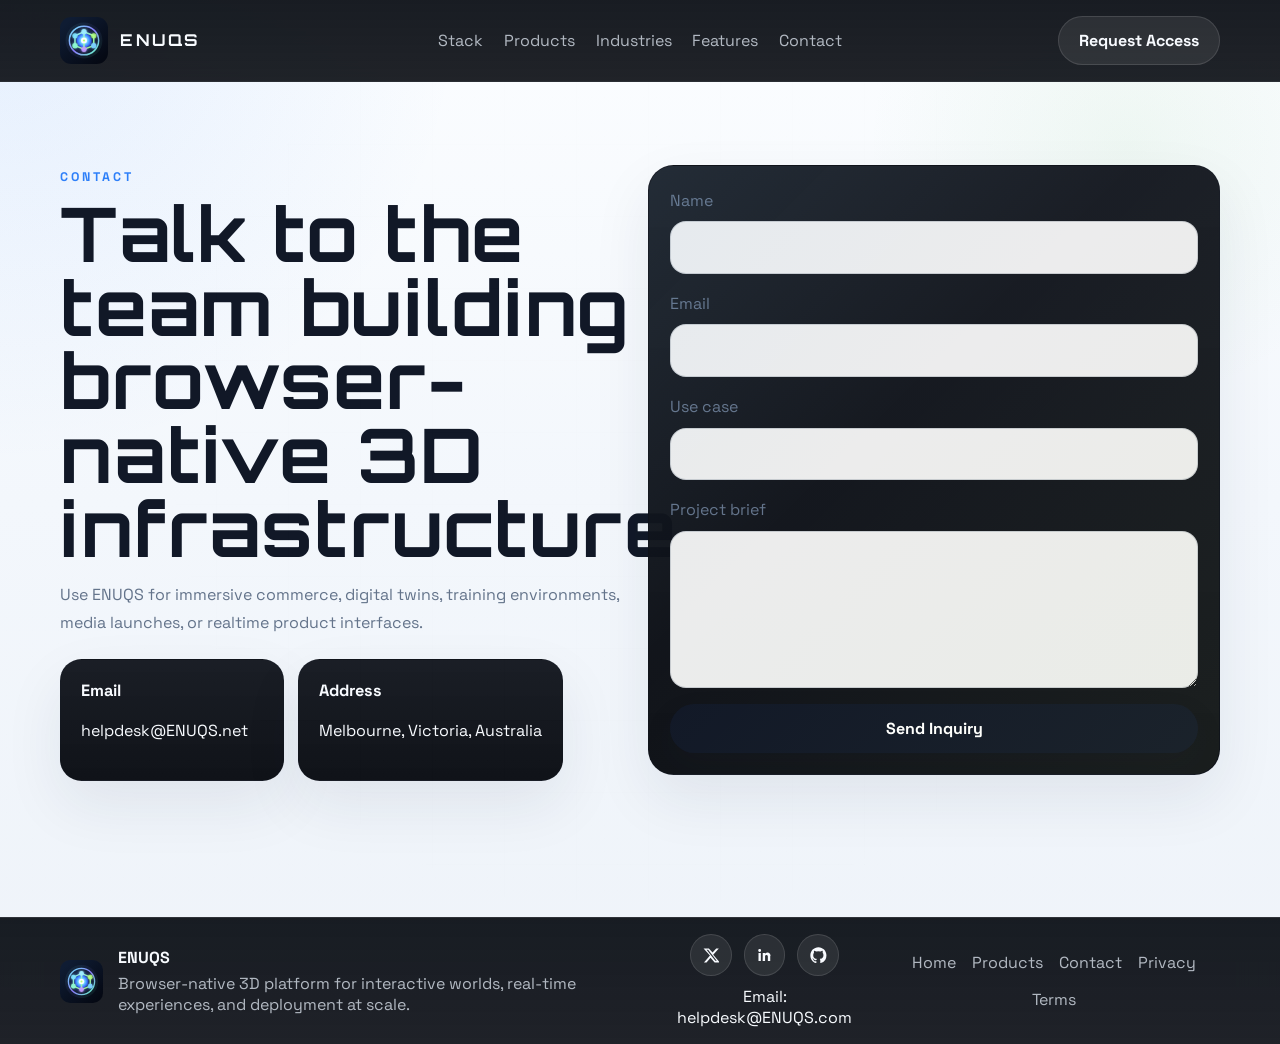
<file: contact.html>
<!DOCTYPE html>
<html lang="en">
<head>
  <meta charset="UTF-8">
  <meta name="viewport" content="width=device-width, initial-scale=1.0">
  <meta name="description" content="Contact ENUQS for platform access, immersive deployment planning, and browser-native 3D product discussions.">
  <title>Contact ENUQS</title>
  <link rel="preconnect" href="https://fonts.googleapis.com">
  <link rel="preconnect" href="https://fonts.gstatic.com" crossorigin>
  <link href="https://fonts.googleapis.com/css2?family=Orbitron:wght@500;700;800&family=Space+Grotesk:wght@400;500;700&display=swap" rel="stylesheet">
  <link rel="icon" href="logo-mark.svg" type="image/svg+xml">
  <link rel="stylesheet" href="style.css">
</head>
<body>
  <div class="site-frame"></div>
  <div class="noise-layer"></div>
  <header class="site-header">
    <div class="shell nav-row">
      <a class="brand-link" href="./index.html" aria-label="ENUQS home">
        <img class="brand-mark" src="logo-mark.svg" alt="ENUQS logo">
        <span class="brand-wordmark">ENUQS</span>
      </a>
      <button class="nav-toggle" type="button" aria-expanded="false" aria-controls="primary-nav">
        <span>Menu</span>
      </button>
      <nav class="main-nav" id="primary-nav" aria-label="Primary navigation">
        <a href="./index.html#stack">Stack</a>
        <a href="./index.html#platform">Products</a>
        <a href="./index.html#industries">Industries</a>
        <a href="./features.html">Features</a>
        <a href="./contact.html">Contact</a>
      </nav>
      <a class="button button-ghost header-cta" href="./contact.html">Request Access</a>
    </div>
  </header>

  <main>
    <section class="page-hero">
      <div class="shell contact-grid">
        <div class="section-head">
          <span class="section-kicker">Contact</span>
          <h1>Talk to the team building browser-native 3D infrastructure.</h1>
          <p>Use ENUQS for immersive commerce, digital twins, training environments, media launches, or realtime product interfaces.</p>
          <div class="contact-cards">
            <article class="mini-card">
              <strong>Email</strong>
              <p><a href="mailto:helpdesk@ENUQS.net">helpdesk@ENUQS.net</a></p>
            </article>
            <article class="mini-card">
              <strong>Address</strong>
              <p>Melbourne, Victoria, Australia</p>
            </article>
          </div>
        </div>
        <form class="contact-form" action="#" method="post">
          <label>
            <span>Name</span>
            <input type="text" name="name" required>
          </label>
          <label>
            <span>Email</span>
            <input type="email" name="email" required>
          </label>
          <label>
            <span>Use case</span>
            <input type="text" name="use-case" required>
          </label>
          <label>
            <span>Project brief</span>
            <textarea name="message" rows="6" required></textarea>
          </label>
          <button class="button button-solid" type="submit">Send Inquiry</button>
        </form>
      </div>
    </section>
  </main>

  <footer class="site-footer">
    <div class="shell footer-grid">
      <div class="footer-brand">
        <img class="brand-mark" src="logo-mark.svg" alt="ENUQS logo">
        <div>
          <strong>ENUQS</strong>
          <p>Browser-native 3D platform for interactive worlds, real-time experiences, and deployment at scale.</p>
        </div>
      </div>
      <div class="footer-contact">
        <div class="footer-social" aria-label="Social media">
          <a href="#" aria-label="X">
            <svg viewBox="0 0 24 24" aria-hidden="true"><path d="M18.901 2H22.58l-8.036 9.185L24 22h-7.406l-5.8-6.572L5.041 22H1.36l8.596-9.826L.8 2h7.594l5.243 5.996L18.901 2Zm-1.297 17.786h2.039L7.29 4.098H5.103l12.5 15.688Z"/></svg>
          </a>
          <a href="#" aria-label="LinkedIn">
            <svg viewBox="0 0 24 24" aria-hidden="true"><path d="M6.94 8.5H3.56V20h3.38V8.5ZM5.25 3A2.03 2.03 0 0 0 3.2 5.03c0 1.11.9 2.02 2.02 2.02h.03a2.02 2.02 0 1 0 0-4.05ZM20.8 13.02c0-3.52-1.88-5.15-4.39-5.15-2.02 0-2.93 1.12-3.43 1.9V8.5H9.6c.04.84 0 11.5 0 11.5h3.38v-6.42c0-.34.03-.68.13-.92.27-.68.89-1.38 1.93-1.38 1.36 0 1.9 1.04 1.9 2.56V20h3.38v-6.98Z"/></svg>
          </a>
          <a href="#" aria-label="GitHub">
            <svg viewBox="0 0 24 24" aria-hidden="true"><path d="M12 .5C5.65.5.5 5.65.5 12c0 5.08 3.29 9.39 7.86 10.9.57.1.78-.25.78-.55 0-.27-.01-1.16-.02-2.1-3.2.7-3.87-1.36-3.87-1.36-.52-1.33-1.28-1.68-1.28-1.68-1.04-.72.08-.7.08-.7 1.15.08 1.75 1.18 1.75 1.18 1.02 1.75 2.67 1.24 3.32.95.1-.74.4-1.24.72-1.53-2.55-.29-5.24-1.28-5.24-5.68 0-1.25.45-2.27 1.18-3.07-.12-.29-.51-1.46.11-3.04 0 0 .96-.31 3.15 1.17a10.9 10.9 0 0 1 5.74 0c2.18-1.48 3.14-1.17 3.14-1.17.63 1.58.24 2.75.12 3.04.73.8 1.18 1.82 1.18 3.07 0 4.41-2.69 5.39-5.26 5.67.41.36.78 1.06.78 2.14 0 1.54-.01 2.78-.01 3.16 0 .3.2.66.79.55A11.52 11.52 0 0 0 23.5 12C23.5 5.65 18.35.5 12 .5Z"/></svg>
          </a>
        </div>
        <p><span>Email:</span> <a href="mailto:helpdesk@ENUQS.com">helpdesk@ENUQS.com</a></p>
        
      </div>
      <div class="footer-links">
        <a href="./index.html">Home</a>
        <a href="./index.html#platform">Products</a>
        <a href="./contact.html">Contact</a>
        <a href="./privacy.html">Privacy</a>
        <a href="./terms.html">Terms</a>
      </div>
    </div>
  </footer>

  <script src="script.js"></script>
</body>
</html>
</file>
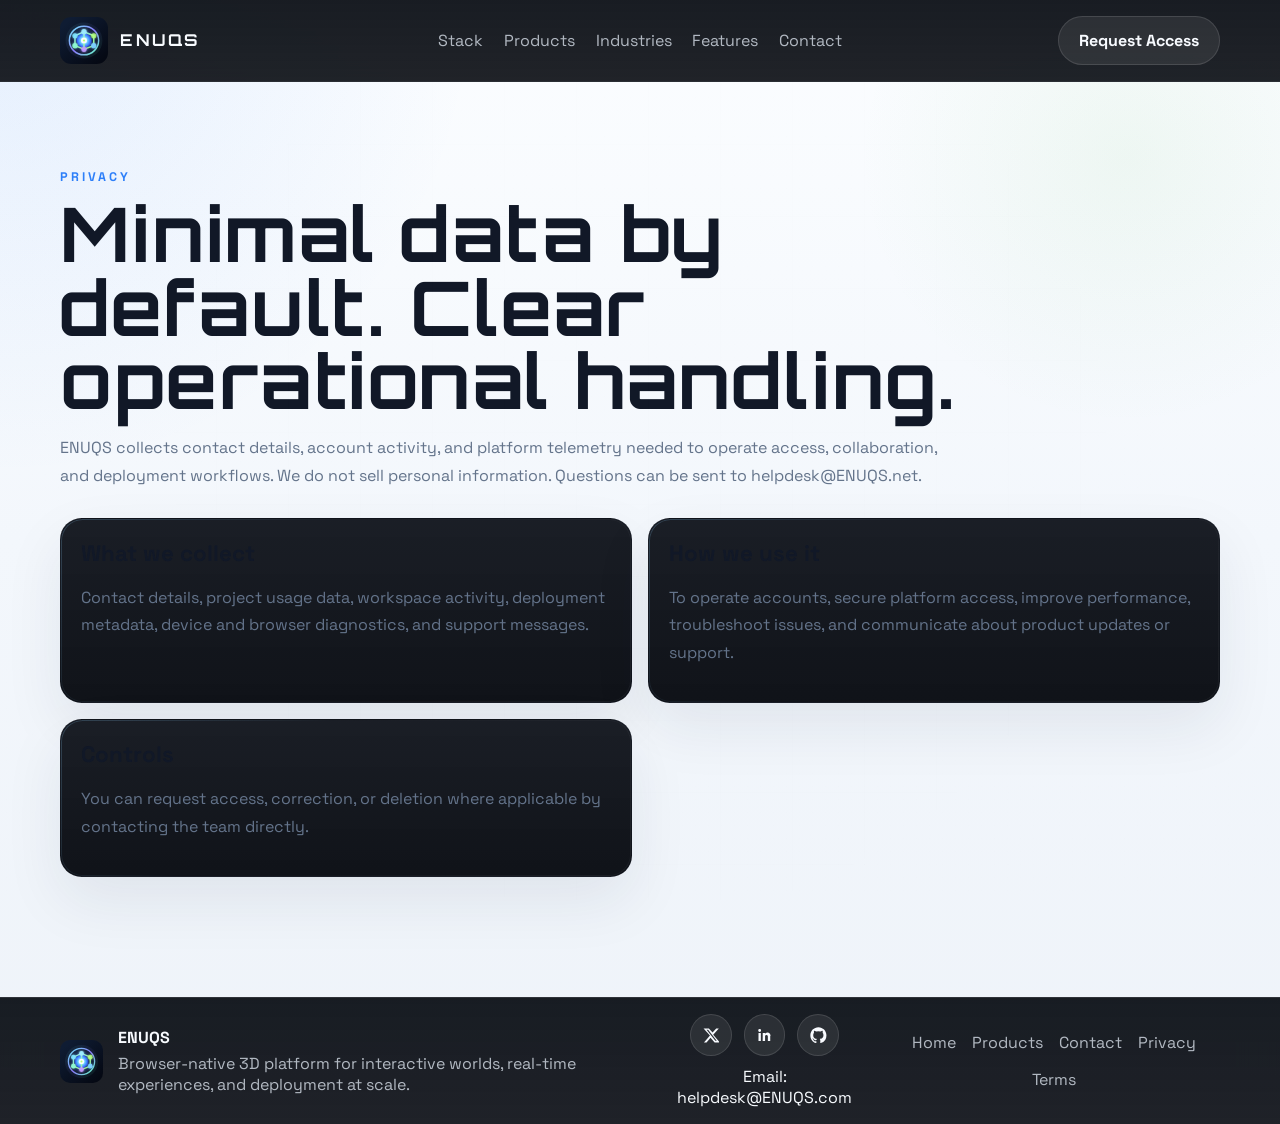
<file: privacy.html>
<!DOCTYPE html>
<html lang="en">
<head>
  <meta charset="UTF-8">
  <meta name="viewport" content="width=device-width, initial-scale=1.0">
  <meta name="description" content="Privacy information for ENUQS.">
  <title>ENUQS Privacy</title>
  <link rel="preconnect" href="https://fonts.googleapis.com">
  <link rel="preconnect" href="https://fonts.gstatic.com" crossorigin>
  <link href="https://fonts.googleapis.com/css2?family=Orbitron:wght@500;700;800&family=Space+Grotesk:wght@400;500;700&display=swap" rel="stylesheet">
  <link rel="icon" href="logo-mark.svg" type="image/svg+xml">
  <link rel="stylesheet" href="style.css">
</head>
<body>
  <div class="site-frame"></div>
  <div class="noise-layer"></div>
  <header class="site-header">
    <div class="shell nav-row">
      <a class="brand-link" href="./index.html" aria-label="ENUQS home">
        <img class="brand-mark" src="logo-mark.svg" alt="ENUQS logo">
        <span class="brand-wordmark">ENUQS</span>
      </a>
      <button class="nav-toggle" type="button" aria-expanded="false" aria-controls="primary-nav">
        <span>Menu</span>
      </button>
      <nav class="main-nav" id="primary-nav" aria-label="Primary navigation">
        <a href="./index.html#stack">Stack</a>
        <a href="./index.html#platform">Products</a>
        <a href="./index.html#industries">Industries</a>
        <a href="./features.html">Features</a>
        <a href="./contact.html">Contact</a>
      </nav>
      <a class="button button-ghost header-cta" href="./contact.html">Request Access</a>
    </div>
  </header>

  <main>
    <section class="page-hero legal-shell">
      <div class="shell">
        <div class="section-head">
          <span class="section-kicker">Privacy</span>
          <h1>Minimal data by default. Clear operational handling.</h1>
          <p>ENUQS collects contact details, account activity, and platform telemetry needed to operate access, collaboration, and deployment workflows. We do not sell personal information. Questions can be sent to <a href="mailto:helpdesk@ENUQS.net">helpdesk@ENUQS.net</a>.</p>
        </div>
        <div class="legal-grid">
          <article class="module-panel">
            <h2>What we collect</h2>
            <p>Contact details, project usage data, workspace activity, deployment metadata, device and browser diagnostics, and support messages.</p>
          </article>
          <article class="module-panel">
            <h2>How we use it</h2>
            <p>To operate accounts, secure platform access, improve performance, troubleshoot issues, and communicate about product updates or support.</p>
          </article>
          <article class="module-panel">
            <h2>Controls</h2>
            <p>You can request access, correction, or deletion where applicable by contacting the team directly.</p>
          </article>
        </div>
      </div>
    </section>
  </main>

  <footer class="site-footer">
    <div class="shell footer-grid">
      <div class="footer-brand">
        <img class="brand-mark" src="logo-mark.svg" alt="ENUQS logo">
        <div>
          <strong>ENUQS</strong>
          <p>Browser-native 3D platform for interactive worlds, real-time experiences, and deployment at scale.</p>
        </div>
      </div>
      <div class="footer-contact">
        <div class="footer-social" aria-label="Social media">
          <a href="#" aria-label="X">
            <svg viewBox="0 0 24 24" aria-hidden="true"><path d="M18.901 2H22.58l-8.036 9.185L24 22h-7.406l-5.8-6.572L5.041 22H1.36l8.596-9.826L.8 2h7.594l5.243 5.996L18.901 2Zm-1.297 17.786h2.039L7.29 4.098H5.103l12.5 15.688Z"/></svg>
          </a>
          <a href="#" aria-label="LinkedIn">
            <svg viewBox="0 0 24 24" aria-hidden="true"><path d="M6.94 8.5H3.56V20h3.38V8.5ZM5.25 3A2.03 2.03 0 0 0 3.2 5.03c0 1.11.9 2.02 2.02 2.02h.03a2.02 2.02 0 1 0 0-4.05ZM20.8 13.02c0-3.52-1.88-5.15-4.39-5.15-2.02 0-2.93 1.12-3.43 1.9V8.5H9.6c.04.84 0 11.5 0 11.5h3.38v-6.42c0-.34.03-.68.13-.92.27-.68.89-1.38 1.93-1.38 1.36 0 1.9 1.04 1.9 2.56V20h3.38v-6.98Z"/></svg>
          </a>
          <a href="#" aria-label="GitHub">
            <svg viewBox="0 0 24 24" aria-hidden="true"><path d="M12 .5C5.65.5.5 5.65.5 12c0 5.08 3.29 9.39 7.86 10.9.57.1.78-.25.78-.55 0-.27-.01-1.16-.02-2.1-3.2.7-3.87-1.36-3.87-1.36-.52-1.33-1.28-1.68-1.28-1.68-1.04-.72.08-.7.08-.7 1.15.08 1.75 1.18 1.75 1.18 1.02 1.75 2.67 1.24 3.32.95.1-.74.4-1.24.72-1.53-2.55-.29-5.24-1.28-5.24-5.68 0-1.25.45-2.27 1.18-3.07-.12-.29-.51-1.46.11-3.04 0 0 .96-.31 3.15 1.17a10.9 10.9 0 0 1 5.74 0c2.18-1.48 3.14-1.17 3.14-1.17.63 1.58.24 2.75.12 3.04.73.8 1.18 1.82 1.18 3.07 0 4.41-2.69 5.39-5.26 5.67.41.36.78 1.06.78 2.14 0 1.54-.01 2.78-.01 3.16 0 .3.2.66.79.55A11.52 11.52 0 0 0 23.5 12C23.5 5.65 18.35.5 12 .5Z"/></svg>
          </a>
        </div>
        <p><span>Email:</span> <a href="mailto:helpdesk@ENUQS.com">helpdesk@ENUQS.com</a></p>
        
      </div>
      <div class="footer-links">
        <a href="./index.html">Home</a>
        <a href="./index.html#platform">Products</a>
        <a href="./contact.html">Contact</a>
        <a href="./privacy.html">Privacy</a>
        <a href="./terms.html">Terms</a>
      </div>
    </div>
  </footer>

  <script src="script.js"></script>
</body>
</html>
</file>
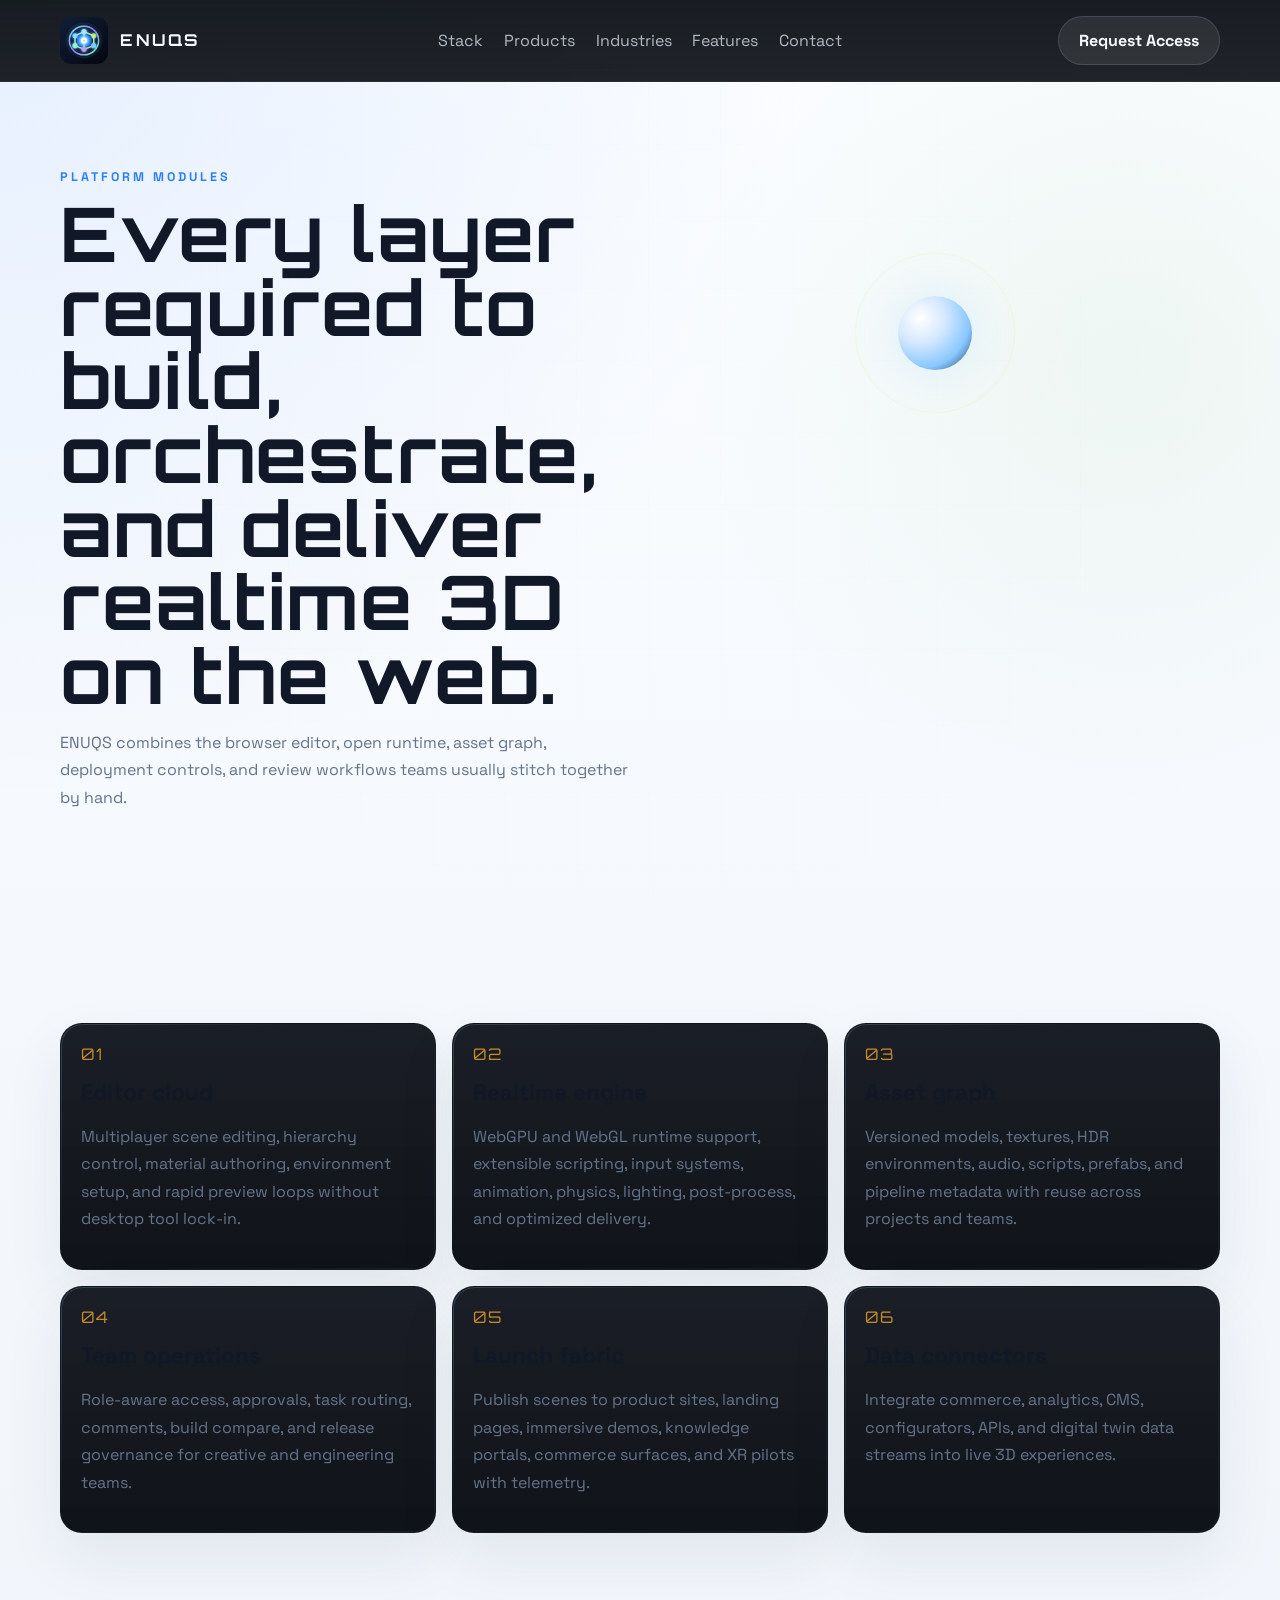
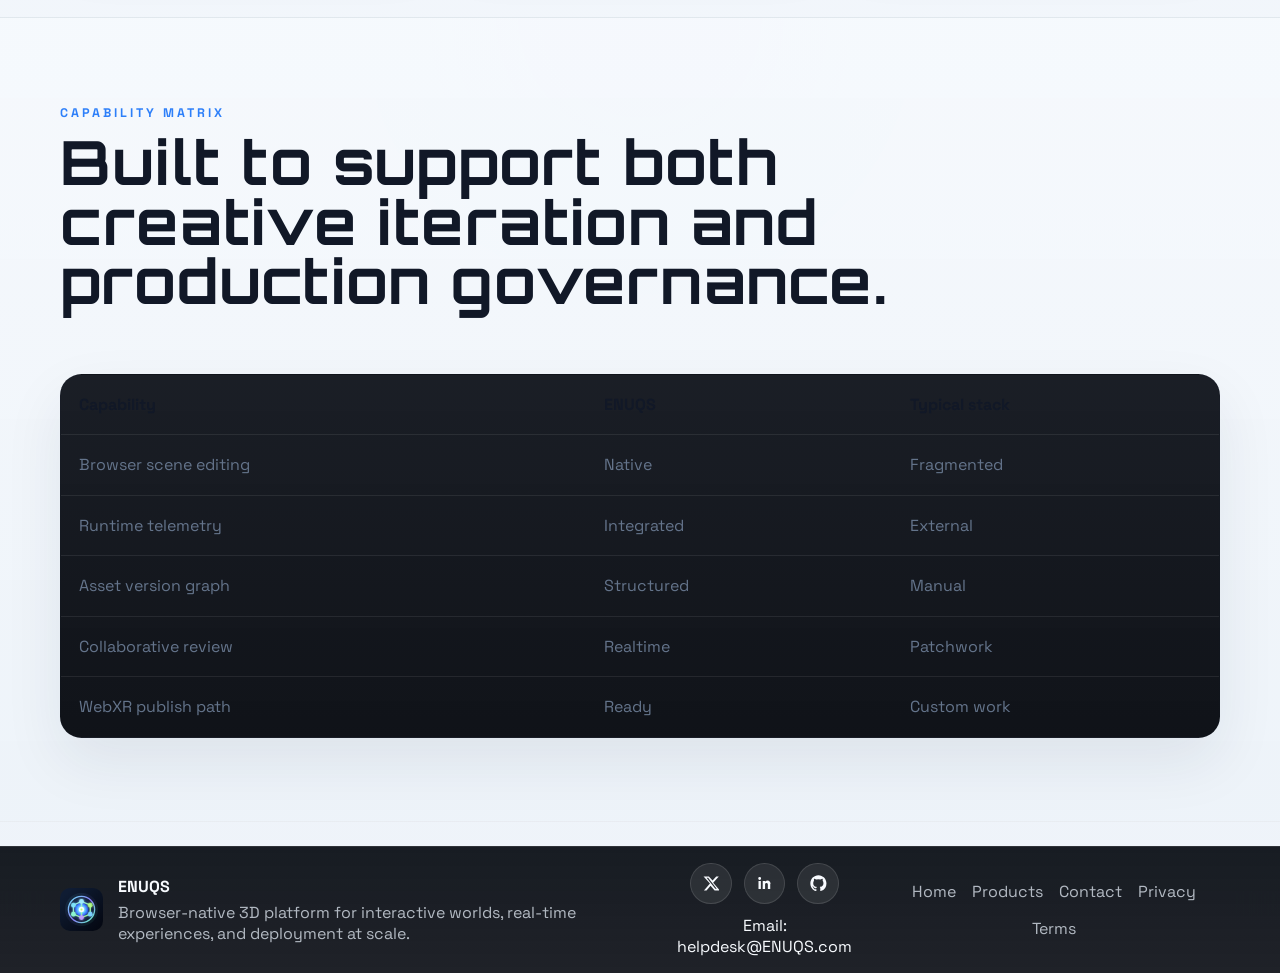
<file: products.html>
<!DOCTYPE html>
<html lang="en">
<head>
  <meta charset="UTF-8">
  <meta name="viewport" content="width=device-width, initial-scale=1.0">
  <meta name="description" content="Explore the ENUQS platform: editor, runtime, asset graph, collaboration workflows, and launch infrastructure for browser-native 3D.">
  <title>ENUQS Platform</title>
  <link rel="preconnect" href="https://fonts.googleapis.com">
  <link rel="preconnect" href="https://fonts.gstatic.com" crossorigin>
  <link href="https://fonts.googleapis.com/css2?family=Orbitron:wght@500;700;800&family=Space+Grotesk:wght@400;500;700&display=swap" rel="stylesheet">
  <link rel="icon" href="logo-mark.svg" type="image/svg+xml">
  <link rel="stylesheet" href="style.css">
</head>
<body>
  <div class="site-frame"></div>
  <div class="noise-layer"></div>
  <header class="site-header">
    <div class="shell nav-row">
      <a class="brand-link" href="./index.html" aria-label="ENUQS home">
        <img class="brand-mark" src="logo-mark.svg" alt="ENUQS logo">
        <span class="brand-wordmark">ENUQS</span>
      </a>
      <button class="nav-toggle" type="button" aria-expanded="false" aria-controls="primary-nav">
        <span>Menu</span>
      </button>
      <nav class="main-nav" id="primary-nav" aria-label="Primary navigation">
        <a href="./index.html#stack">Stack</a>
        <a href="./index.html#platform">Products</a>
        <a href="./index.html#industries">Industries</a>
        <a href="./features.html">Features</a>
        <a href="./contact.html">Contact</a>
      </nav>
      <a class="button button-ghost header-cta" href="./contact.html">Request Access</a>
    </div>
  </header>

  <main>
    <section class="page-hero">
      <div class="shell page-hero-grid">
        <div class="section-head">
          <span class="section-kicker">Platform modules</span>
          <h1>Every layer required to build, orchestrate, and deliver realtime 3D on the web.</h1>
          <p>ENUQS combines the browser editor, open runtime, asset graph, deployment controls, and review workflows teams usually stitch together by hand.</p>
        </div>
        <div class="page-orbital">
          <div class="orbital-core"></div>
          <div class="orbital-ring"></div>
          <div class="orbital-ring orbital-ring-two"></div>
        </div>
      </div>
    </section>

    <section class="section-shell">
      <div class="shell platform-grid">
        <article class="module-panel">
          <span class="feature-index">01</span>
          <h2>Editor cloud</h2>
          <p>Multiplayer scene editing, hierarchy control, material authoring, environment setup, and rapid preview loops without desktop tool lock-in.</p>
        </article>
        <article class="module-panel">
          <span class="feature-index">02</span>
          <h2>Realtime engine</h2>
          <p>WebGPU and WebGL runtime support, extensible scripting, input systems, animation, physics, lighting, post-process, and optimized delivery.</p>
        </article>
        <article class="module-panel">
          <span class="feature-index">03</span>
          <h2>Asset graph</h2>
          <p>Versioned models, textures, HDR environments, audio, scripts, prefabs, and pipeline metadata with reuse across projects and teams.</p>
        </article>
        <article class="module-panel">
          <span class="feature-index">04</span>
          <h2>Team operations</h2>
          <p>Role-aware access, approvals, task routing, comments, build compare, and release governance for creative and engineering teams.</p>
        </article>
        <article class="module-panel">
          <span class="feature-index">05</span>
          <h2>Launch fabric</h2>
          <p>Publish scenes to product sites, landing pages, immersive demos, knowledge portals, commerce surfaces, and XR pilots with telemetry.</p>
        </article>
        <article class="module-panel">
          <span class="feature-index">06</span>
          <h2>Data connectors</h2>
          <p>Integrate commerce, analytics, CMS, configurators, APIs, and digital twin data streams into live 3D experiences.</p>
        </article>
      </div>
    </section>

    <section class="section-dark">
      <div class="shell matrix-grid">
        <div class="section-head section-head-light">
          <span class="section-kicker">Capability matrix</span>
          <h2>Built to support both creative iteration and production governance.</h2>
        </div>
        <div class="matrix-table">
          <div class="matrix-row matrix-head">
            <span>Capability</span>
            <span>ENUQS</span>
            <span>Typical stack</span>
          </div>
          <div class="matrix-row">
            <span>Browser scene editing</span>
            <span>Native</span>
            <span>Fragmented</span>
          </div>
          <div class="matrix-row">
            <span>Runtime telemetry</span>
            <span>Integrated</span>
            <span>External</span>
          </div>
          <div class="matrix-row">
            <span>Asset version graph</span>
            <span>Structured</span>
            <span>Manual</span>
          </div>
          <div class="matrix-row">
            <span>Collaborative review</span>
            <span>Realtime</span>
            <span>Patchwork</span>
          </div>
          <div class="matrix-row">
            <span>WebXR publish path</span>
            <span>Ready</span>
            <span>Custom work</span>
          </div>
        </div>
      </div>
    </section>
  </main>

  <footer class="site-footer">
    <div class="shell footer-grid">
      <div class="footer-brand">
        <img class="brand-mark" src="logo-mark.svg" alt="ENUQS logo">
        <div>
          <strong>ENUQS</strong>
          <p>Browser-native 3D platform for interactive worlds, real-time experiences, and deployment at scale.</p>
        </div>
      </div>
      <div class="footer-contact">
        <div class="footer-social" aria-label="Social media">
          <a href="#" aria-label="X">
            <svg viewBox="0 0 24 24" aria-hidden="true"><path d="M18.901 2H22.58l-8.036 9.185L24 22h-7.406l-5.8-6.572L5.041 22H1.36l8.596-9.826L.8 2h7.594l5.243 5.996L18.901 2Zm-1.297 17.786h2.039L7.29 4.098H5.103l12.5 15.688Z"/></svg>
          </a>
          <a href="#" aria-label="LinkedIn">
            <svg viewBox="0 0 24 24" aria-hidden="true"><path d="M6.94 8.5H3.56V20h3.38V8.5ZM5.25 3A2.03 2.03 0 0 0 3.2 5.03c0 1.11.9 2.02 2.02 2.02h.03a2.02 2.02 0 1 0 0-4.05ZM20.8 13.02c0-3.52-1.88-5.15-4.39-5.15-2.02 0-2.93 1.12-3.43 1.9V8.5H9.6c.04.84 0 11.5 0 11.5h3.38v-6.42c0-.34.03-.68.13-.92.27-.68.89-1.38 1.93-1.38 1.36 0 1.9 1.04 1.9 2.56V20h3.38v-6.98Z"/></svg>
          </a>
          <a href="#" aria-label="GitHub">
            <svg viewBox="0 0 24 24" aria-hidden="true"><path d="M12 .5C5.65.5.5 5.65.5 12c0 5.08 3.29 9.39 7.86 10.9.57.1.78-.25.78-.55 0-.27-.01-1.16-.02-2.1-3.2.7-3.87-1.36-3.87-1.36-.52-1.33-1.28-1.68-1.28-1.68-1.04-.72.08-.7.08-.7 1.15.08 1.75 1.18 1.75 1.18 1.02 1.75 2.67 1.24 3.32.95.1-.74.4-1.24.72-1.53-2.55-.29-5.24-1.28-5.24-5.68 0-1.25.45-2.27 1.18-3.07-.12-.29-.51-1.46.11-3.04 0 0 .96-.31 3.15 1.17a10.9 10.9 0 0 1 5.74 0c2.18-1.48 3.14-1.17 3.14-1.17.63 1.58.24 2.75.12 3.04.73.8 1.18 1.82 1.18 3.07 0 4.41-2.69 5.39-5.26 5.67.41.36.78 1.06.78 2.14 0 1.54-.01 2.78-.01 3.16 0 .3.2.66.79.55A11.52 11.52 0 0 0 23.5 12C23.5 5.65 18.35.5 12 .5Z"/></svg>
          </a>
        </div>
        <p><span>Email:</span> <a href="mailto:helpdesk@ENUQS.com">helpdesk@ENUQS.com</a></p>
       
      </div>
      <div class="footer-links">
        <a href="./index.html">Home</a>
        <a href="./index.html#platform">Products</a>
        <a href="./contact.html">Contact</a>
        <a href="./privacy.html">Privacy</a>
        <a href="./terms.html">Terms</a>
      </div>
    </div>
  </footer>

  <script src="script.js"></script>
</body>
</html>
</file>
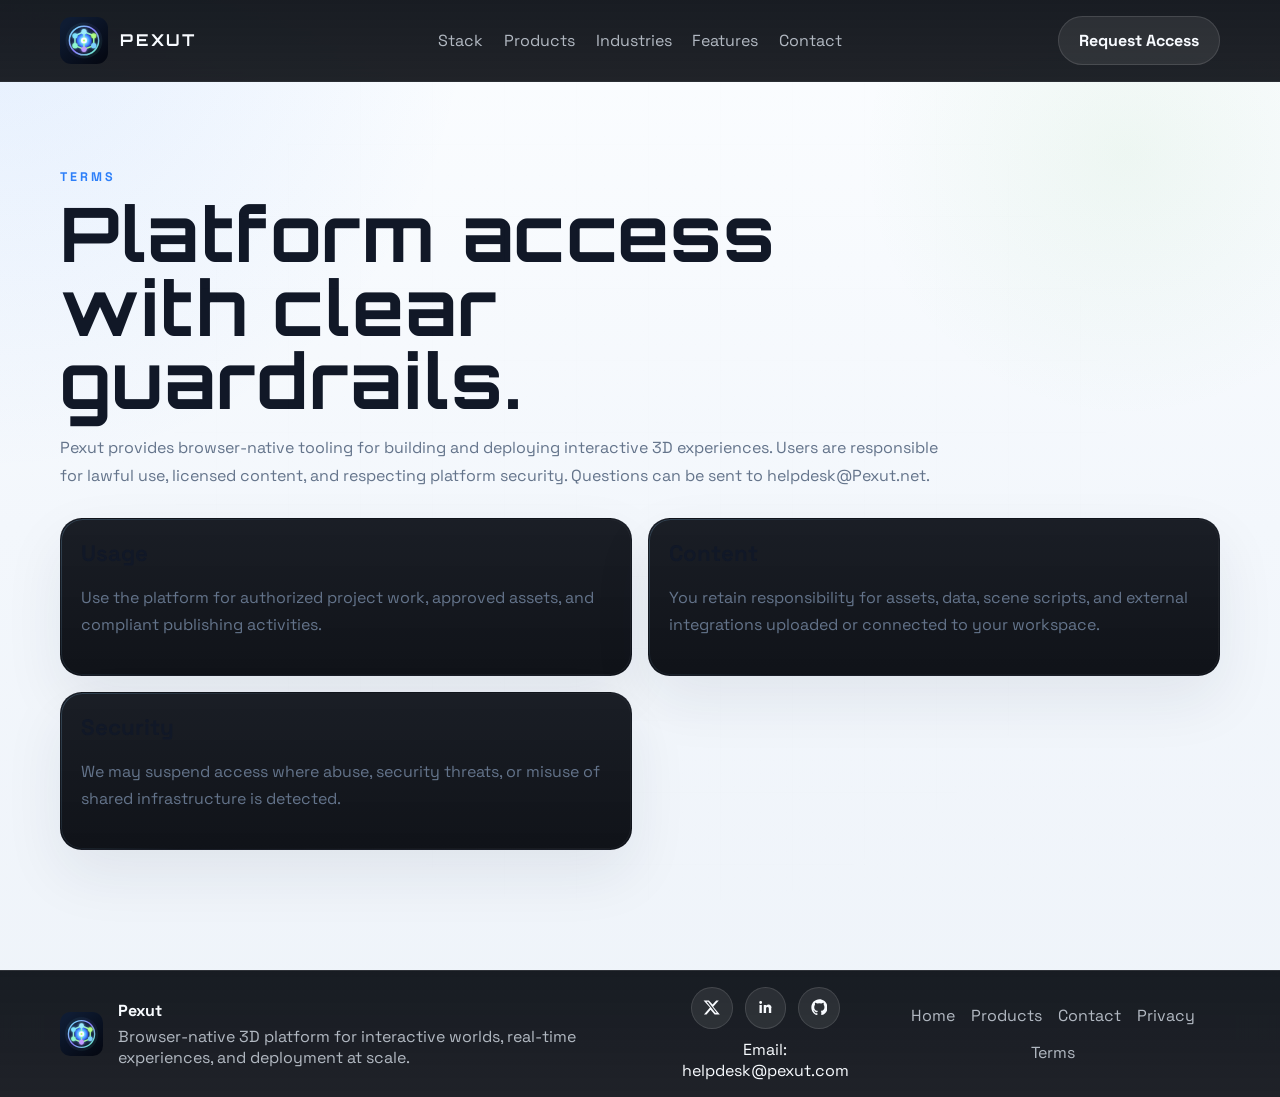
<file: terms.html>
<!DOCTYPE html>
<html lang="en">
<head>
  <meta charset="UTF-8">
  <meta name="viewport" content="width=device-width, initial-scale=1.0">
  <meta name="description" content="Terms for using Pexut.">
  <title>Pexut Terms</title>
  <link rel="preconnect" href="https://fonts.googleapis.com">
  <link rel="preconnect" href="https://fonts.gstatic.com" crossorigin>
  <link href="https://fonts.googleapis.com/css2?family=Orbitron:wght@500;700;800&family=Space+Grotesk:wght@400;500;700&display=swap" rel="stylesheet">
  <link rel="icon" href="logo-mark.svg" type="image/svg+xml">
  <link rel="stylesheet" href="style.css">
</head>
<body>
  <div class="site-frame"></div>
  <div class="noise-layer"></div>
  <header class="site-header">
    <div class="shell nav-row">
      <a class="brand-link" href="./index.html" aria-label="Pexut home">
        <img class="brand-mark" src="logo-mark.svg" alt="Pexut logo">
        <span class="brand-wordmark">Pexut</span>
      </a>
      <button class="nav-toggle" type="button" aria-expanded="false" aria-controls="primary-nav">
        <span>Menu</span>
      </button>
      <nav class="main-nav" id="primary-nav" aria-label="Primary navigation">
        <a href="./index.html#stack">Stack</a>
        <a href="./index.html#platform">Products</a>
        <a href="./index.html#industries">Industries</a>
        <a href="./features.html">Features</a>
        <a href="./contact.html">Contact</a>
      </nav>
      <a class="button button-ghost header-cta" href="./contact.html">Request Access</a>
    </div>
  </header>

  <main>
    <section class="page-hero legal-shell">
      <div class="shell">
        <div class="section-head">
          <span class="section-kicker">Terms</span>
          <h1>Platform access with clear guardrails.</h1>
          <p>Pexut provides browser-native tooling for building and deploying interactive 3D experiences. Users are responsible for lawful use, licensed content, and respecting platform security. Questions can be sent to <a href="mailto:helpdesk@Pexut.net">helpdesk@Pexut.net</a>.</p>
        </div>
        <div class="legal-grid">
          <article class="module-panel">
            <h2>Usage</h2>
            <p>Use the platform for authorized project work, approved assets, and compliant publishing activities.</p>
          </article>
          <article class="module-panel">
            <h2>Content</h2>
            <p>You retain responsibility for assets, data, scene scripts, and external integrations uploaded or connected to your workspace.</p>
          </article>
          <article class="module-panel">
            <h2>Security</h2>
            <p>We may suspend access where abuse, security threats, or misuse of shared infrastructure is detected.</p>
          </article>
        </div>
      </div>
    </section>
  </main>

  <footer class="site-footer">
    <div class="shell footer-grid">
      <div class="footer-brand">
        <img class="brand-mark" src="logo-mark.svg" alt="Pexut logo">
        <div>
          <strong>Pexut</strong>
          <p>Browser-native 3D platform for interactive worlds, real-time experiences, and deployment at scale.</p>
        </div>
      </div>
      <div class="footer-contact">
        <div class="footer-social" aria-label="Social media">
          <a href="#" aria-label="X">
            <svg viewBox="0 0 24 24" aria-hidden="true"><path d="M18.901 2H22.58l-8.036 9.185L24 22h-7.406l-5.8-6.572L5.041 22H1.36l8.596-9.826L.8 2h7.594l5.243 5.996L18.901 2Zm-1.297 17.786h2.039L7.29 4.098H5.103l12.5 15.688Z"/></svg>
          </a>
          <a href="#" aria-label="LinkedIn">
            <svg viewBox="0 0 24 24" aria-hidden="true"><path d="M6.94 8.5H3.56V20h3.38V8.5ZM5.25 3A2.03 2.03 0 0 0 3.2 5.03c0 1.11.9 2.02 2.02 2.02h.03a2.02 2.02 0 1 0 0-4.05ZM20.8 13.02c0-3.52-1.88-5.15-4.39-5.15-2.02 0-2.93 1.12-3.43 1.9V8.5H9.6c.04.84 0 11.5 0 11.5h3.38v-6.42c0-.34.03-.68.13-.92.27-.68.89-1.38 1.93-1.38 1.36 0 1.9 1.04 1.9 2.56V20h3.38v-6.98Z"/></svg>
          </a>
          <a href="#" aria-label="GitHub">
            <svg viewBox="0 0 24 24" aria-hidden="true"><path d="M12 .5C5.65.5.5 5.65.5 12c0 5.08 3.29 9.39 7.86 10.9.57.1.78-.25.78-.55 0-.27-.01-1.16-.02-2.1-3.2.7-3.87-1.36-3.87-1.36-.52-1.33-1.28-1.68-1.28-1.68-1.04-.72.08-.7.08-.7 1.15.08 1.75 1.18 1.75 1.18 1.02 1.75 2.67 1.24 3.32.95.1-.74.4-1.24.72-1.53-2.55-.29-5.24-1.28-5.24-5.68 0-1.25.45-2.27 1.18-3.07-.12-.29-.51-1.46.11-3.04 0 0 .96-.31 3.15 1.17a10.9 10.9 0 0 1 5.74 0c2.18-1.48 3.14-1.17 3.14-1.17.63 1.58.24 2.75.12 3.04.73.8 1.18 1.82 1.18 3.07 0 4.41-2.69 5.39-5.26 5.67.41.36.78 1.06.78 2.14 0 1.54-.01 2.78-.01 3.16 0 .3.2.66.79.55A11.52 11.52 0 0 0 23.5 12C23.5 5.65 18.35.5 12 .5Z"/></svg>
          </a>
        </div>
        <p><span>Email:</span> <a href="mailto:helpdesk@pexut.com">helpdesk@pexut.com</a></p>
        
      </div>
      <div class="footer-links">
        <a href="./index.html">Home</a>
        <a href="./index.html#platform">Products</a>
        <a href="./contact.html">Contact</a>
        <a href="./privacy.html">Privacy</a>
        <a href="./terms.html">Terms</a>
      </div>
    </div>
  </footer>

  <script src="script.js"></script>
</body>
</html>
</file>
<file: style.css>
:root {
  --bg: #f6f8fc;
  --bg-2: #edf2f8;
  --panel: rgba(255, 255, 255, 0.82);
  --panel-2: rgba(255, 255, 255, 0.96);
  --card: rgba(255, 255, 255, 0.7);
  --line: rgba(18, 35, 58, 0.08);
  --line-strong: rgba(18, 35, 58, 0.16);
  --text: #111827;
  --muted: #64748b;
  --soft: #344256;
  --accent: #2d7ff9;
  --accent-2: #6abf69;
  --amber: #c68a2b;
  --shadow: 0 24px 60px rgba(30, 41, 59, 0.08);
  --radius: 1.6rem;
}

*,
*::before,
*::after {
  box-sizing: border-box;
}

html {
  scroll-behavior: smooth;
}

body {
  margin: 0;
  min-height: 100vh;
  background:
    radial-gradient(circle at top left, rgba(45, 127, 249, 0.1), transparent 28%),
    radial-gradient(circle at 88% 14%, rgba(106, 191, 105, 0.08), transparent 18%),
    linear-gradient(180deg, #fbfdff 0%, #f3f7fc 48%, #eef3f9 100%);
  color: var(--text);
  font-family: "Space Grotesk", sans-serif;
}

a {
  color: inherit;
  text-decoration: none;
}

button,
input,
textarea {
  font: inherit;
}

.site-frame,
.noise-layer {
  position: fixed;
  inset: 0;
  pointer-events: none;
}

.site-frame {
  background:
    linear-gradient(rgba(17, 24, 39, 0.03) 1px, transparent 1px),
    linear-gradient(90deg, rgba(17, 24, 39, 0.03) 1px, transparent 1px);
  background-size: 72px 72px;
  opacity: 0.18;
  mask-image: radial-gradient(circle at center, black 45%, transparent 92%);
}

.noise-layer {
  background-image: radial-gradient(rgba(17, 24, 39, 0.05) 0.45px, transparent 0.45px);
  background-size: 13px 13px;
  opacity: 0.08;
}

.shell {
  width: min(1160px, calc(100% - 2rem));
  margin: 0 auto;
}

.site-header {
  position: sticky;
  top: 0;
  z-index: 20;
  backdrop-filter: blur(18px);
  background: linear-gradient(180deg, rgba(10, 14, 21, 0.94), rgba(8, 11, 17, 0.9));
  border-bottom: 1px solid rgba(255, 255, 255, 0.08);
}

.nav-row,
.brand-link,
.main-nav,
.hero-actions,
.hero-pills,
.signal-grid,
.footer-grid,
.footer-links,
.contact-cards {
  display: flex;
  align-items: center;
}

.nav-row {
  display: grid;
  grid-template-columns: 1fr auto 1fr;
  justify-content: initial;
  gap: 1rem;
  padding: 1rem 0;
}

.brand-link {
  gap: 0.8rem;
  justify-self: start;
}

.brand-mark {
  width: 2.97rem;
  height: 2.97rem;
}

.brand-wordmark {
  font-family: "Orbitron", sans-serif;
  font-size: 1.02rem;
  font-weight: 700;
  letter-spacing: 0.14em;
  text-transform: uppercase;
  color: #f8fbff;
}

.main-nav {
  gap: 1.3rem;
  margin: 0;
  justify-self: center;
  justify-content: center;
}

.main-nav a,
.footer-links a,
.contact-cards a {
  color: rgba(220, 228, 238, 0.78);
  transition: color 160ms ease;
}

.main-nav a:hover,
.footer-links a:hover,
.contact-cards a:hover {
  color: #ffffff;
}

.contact-cards .mini-card strong,
.contact-cards .mini-card p,
.contact-cards .mini-card a {
  color: #f8fbff;
}

.contact-cards .mini-card a:hover {
  color: #ffffff;
}

.nav-toggle {
  display: none;
  border: 1px solid var(--line-strong);
  border-radius: 999px;
  padding: 0.72rem 1rem;
  background: rgba(255, 255, 255, 0.08);
  color: #f8fbff;
}

.button {
  display: inline-flex;
  align-items: center;
  justify-content: center;
  min-height: 3rem;
  padding: 0.8rem 1.25rem;
  border-radius: 999px;
  border: 1px solid transparent;
  font-weight: 700;
  transition: transform 160ms ease, border-color 160ms ease, background 160ms ease;
}

.button:hover {
  transform: translateY(-1px);
}

.button-solid {
  background: #111827;
  color: #ffffff;
  box-shadow: 0 12px 28px rgba(17, 24, 39, 0.12);
}

.button-outline,
.button-ghost {
  border-color: var(--line-strong);
  background: rgba(255, 255, 255, 0.64);
  color: var(--text);
}

.button-outline:hover,
.button-ghost:hover {
  border-color: rgba(45, 127, 249, 0.28);
  background: rgba(255, 255, 255, 0.88);
}

.site-header .button-ghost {
  justify-self: end;
  border-color: rgba(255, 255, 255, 0.12);
  background: rgba(255, 255, 255, 0.08);
  color: #f8fbff;
}

.site-header .button-ghost:hover {
  border-color: rgba(255, 255, 255, 0.2);
  background: rgba(255, 255, 255, 0.14);
}

.hero,
.page-hero,
.section-shell,
.section-dark,
.closing-section {
  padding: 5.2rem 0;
}

.hero-grid,
.workflow-grid,
.architecture-grid,
.page-hero-grid,
.contact-grid,
.closing-grid {
  display: grid;
  gap: 1.3rem;
}

.hero-grid {
  grid-template-columns: 1.02fr 1fr;
  align-items: center;
}

.eyebrow,
.section-kicker,
.panel-label {
  display: inline-flex;
  align-items: center;
  gap: 0.45rem;
  color: var(--accent);
  font-size: 0.78rem;
  font-weight: 700;
  letter-spacing: 0.24em;
  text-transform: uppercase;
}

.hero-copy h1,
.page-hero h1,
.section-head h2,
.architecture-copy h2,
.closing-grid h2 {
  margin: 0;
  font-family: "Orbitron", sans-serif;
  font-weight: 700;
  line-height: 0.98;
  letter-spacing: 0.02em;
}

.hero-copy h1 {
  margin-top: 0.8rem;
  font-size: clamp(3rem, 7vw, 6rem);
  max-width: 9.8ch;
}

.page-hero h1 {
  margin-top: 0.7rem;
  font-size: clamp(2.4rem, 6vw, 4.7rem);
}

.hero-dek,
.section-head p,
.architecture-copy p,
.closing-grid p,
.feature-card p,
.industry-card p,
.module-panel p,
.step-card p,
.mini-card p,
.contact-form label span,
.matrix-row,
.legal-grid p,
.console-preview p,
.metric-line span,
.signal-grid p {
  color: var(--muted);
  line-height: 1.72;
}

.hero-actions {
  gap: 0.85rem;
  margin-top: 1.8rem;
}

.hero-pills {
  flex-wrap: wrap;
  gap: 0.7rem;
  margin-top: 1.5rem;
}

.hero-pills span,
.signal-grid article,
.feature-card,
.industry-card,
.step-card,
.module-panel,
.mini-card,
.contact-form,
.matrix-table,
.code-window,
.hero-console {
  border: 1px solid var(--line);
  background: linear-gradient(180deg, rgba(17, 21, 29, 0.96), rgba(11, 14, 20, 0.98));
  box-shadow: var(--shadow);
}

.hero-pills span {
  border-radius: 999px;
  padding: 0.58rem 0.84rem;
  background: rgba(255, 255, 255, 0.03);
  color: var(--soft);
}

.hero-console,
.code-window,
.contact-form,
.matrix-table {
  overflow: hidden;
  border-radius: var(--radius);
}

.hero-console {
  position: relative;
}

.hero-console::before,
.code-window::before,
.contact-form::before {
  content: "";
  position: absolute;
  inset: 0;
  background: linear-gradient(135deg, rgba(142, 210, 255, 0.08), transparent 42%, rgba(216, 241, 123, 0.05) 100%);
  pointer-events: none;
}

.console-topbar {
  position: relative;
  display: flex;
  align-items: center;
  gap: 0.5rem;
  padding: 0.9rem 1rem;
  border-bottom: 1px solid rgba(255, 255, 255, 0.08);
}

.console-topbar p {
  margin: 0 0 0 0.35rem;
  color: var(--muted);
  font-size: 0.92rem;
}

.status-dot {
  width: 0.62rem;
  height: 0.62rem;
  border-radius: 50%;
  background: #9ccaf5;
}

.status-dot-alt {
  background: #d8f17b;
}

.status-dot-dim {
  background: #ffcd6a;
}

.console-grid {
  position: relative;
  display: grid;
  grid-template-columns: 0.9fr 1.1fr;
  gap: 0.9rem;
  padding: 1rem;
}

.console-panel {
  border-radius: 1.1rem;
  border: 1px solid rgba(255, 255, 255, 0.07);
  background: rgba(255, 255, 255, 0.03);
  padding: 1rem;
}

.console-preview {
  grid-row: span 2;
}

.tree-list {
  list-style: none;
  padding: 0;
  margin: 1rem 0 0;
}

.tree-list li {
  padding: 0.48rem 0;
  border-bottom: 1px solid rgba(255, 255, 255, 0.06);
}

.tree-child {
  padding-left: 1rem;
  color: var(--muted);
}

.preview-core,
.page-orbital {
  position: relative;
  display: grid;
  place-items: center;
  overflow: hidden;
}

.preview-core {
  min-height: 17rem;
}

.preview-ring,
.preview-ring-two,
.orbital-ring,
.orbital-ring-two {
  position: absolute;
  border: 1px solid rgba(255, 255, 255, 0.16);
  border-radius: 50%;
}

.preview-ring {
  width: 13rem;
  height: 13rem;
  animation: spin 18s linear infinite;
}

.preview-ring-two {
  width: 8.6rem;
  height: 8.6rem;
  border-color: rgba(142, 210, 255, 0.3);
  animation: spin 10s linear infinite reverse;
}

.preview-sphere,
.orbital-core {
  width: 4.6rem;
  height: 4.6rem;
  border-radius: 50%;
  background:
    radial-gradient(circle at 30% 30%, #ffffff, #d5e8ff 34%, #88c7ff 68%, #1d3653 100%);
  box-shadow: 0 0 44px rgba(142, 210, 255, 0.24);
}

.metric-line + .metric-line {
  margin-top: 1rem;
}

.metric-line strong {
  display: block;
  font-family: "Orbitron", sans-serif;
  font-size: 1.78rem;
  color: var(--text);
}

.signal-band {
  padding: 0 0 0.4rem;
}

.signal-grid {
  gap: 1rem;
}

.signal-grid article,
.feature-card,
.industry-card,
.step-card,
.module-panel,
.mini-card {
  border-radius: 1.35rem;
  padding: 1.25rem;
}

.signal-grid article {
  flex: 1;
}

.signal-grid strong,
.industry-card strong,
.step-card strong,
.mini-card strong {
  display: block;
  margin-bottom: 0.55rem;
  font-size: 1.02rem;
}

.section-head {
  max-width: 56rem;
  margin-bottom: 1.8rem;
}

.section-head h2,
.closing-grid h2,
.architecture-copy h2 {
  margin: 0.72rem 0 0.85rem;
  font-size: clamp(2.15rem, 5vw, 3.8rem);
}

.feature-grid,
.industry-grid,
.platform-grid,
.legal-grid {
  display: grid;
  gap: 1rem;
}

.feature-grid,
.legal-grid {
  grid-template-columns: repeat(2, minmax(0, 1fr));
}

.industry-grid {
  grid-template-columns: repeat(4, minmax(0, 1fr));
}

.platform-grid {
  grid-template-columns: repeat(3, minmax(0, 1fr));
}

.feature-card,
.module-panel,
.industry-card {
  position: relative;
}

.feature-card::after,
.module-panel::after,
.industry-card::after {
  content: "";
  position: absolute;
  inset: 0;
  border-radius: inherit;
  padding: 1px;
  background: linear-gradient(135deg, rgba(142, 210, 255, 0.22), transparent 38%, rgba(255, 255, 255, 0.05) 100%);
  -webkit-mask: linear-gradient(#fff 0 0) content-box, linear-gradient(#fff 0 0);
  -webkit-mask-composite: xor;
  mask-composite: exclude;
  pointer-events: none;
}

.feature-index {
  display: inline-block;
  margin-bottom: 0.9rem;
  font-family: "Orbitron", sans-serif;
  color: var(--amber);
  letter-spacing: 0.14em;
}

.feature-card h3,
.module-panel h2 {
  margin: 0 0 0.75rem;
  font-size: 1.4rem;
}

.feature-card-alt {
  background: linear-gradient(180deg, rgba(22, 30, 42, 0.96), rgba(10, 14, 20, 0.98));
}

.feature-card-glow {
  background: linear-gradient(180deg, rgba(20, 25, 33, 0.98), rgba(10, 14, 20, 0.98));
}

.section-dark {
  background:
    linear-gradient(180deg, rgba(246, 249, 253, 0.96), rgba(237, 243, 249, 0.98)),
    radial-gradient(circle at top, rgba(45, 127, 249, 0.05), transparent 28%);
  border-top: 1px solid rgba(18, 35, 58, 0.06);
  border-bottom: 1px solid rgba(18, 35, 58, 0.06);
}

.section-head-light p {
  color: var(--muted);
}

.workflow-grid,
.architecture-grid,
.closing-grid,
.contact-grid,
.page-hero-grid {
  grid-template-columns: repeat(2, minmax(0, 1fr));
  align-items: start;
}

.workflow-steps,
.comparison-list {
  display: grid;
  gap: 0.9rem;
}

.step-card span {
  display: inline-block;
  margin-bottom: 0.75rem;
  color: var(--accent);
  font-family: "Orbitron", sans-serif;
}

.comparison-list {
  list-style: none;
  padding: 0;
  margin: 1.3rem 0 0;
}

.comparison-list li {
  padding: 0.95rem 1rem;
  border-radius: 1rem;
  border: 1px solid var(--line);
  background: rgba(255, 255, 255, 0.03);
  color: var(--soft);
}

.code-window pre {
  position: relative;
  margin: 0;
  padding: 1.35rem;
  min-height: 19rem;
  background: rgba(8, 11, 16, 0.9);
  color: #ebf5ff;
  font-family: ui-monospace, SFMono-Regular, Menlo, Consolas, monospace;
  line-height: 1.72;
}

.closing-section {
  padding-bottom: 6rem;
}

.closing-grid {
  gap: 1rem;
  align-items: center;
  padding: 1.45rem;
  border-radius: 1.8rem;
  border: 1px solid var(--line);
  background: linear-gradient(180deg, rgba(255, 255, 255, 0.94), rgba(246, 249, 253, 0.98));
  box-shadow: var(--shadow);
}

.closing-form {
  display: grid;
  grid-template-columns: 1fr auto;
  gap: 0.85rem;
}

.closing-form input,
.contact-form input,
.contact-form textarea {
  width: 100%;
  padding: 0.92rem 1rem;
  border-radius: 1rem;
  border: 1px solid var(--line-strong);
  background: rgba(255, 255, 255, 0.92);
  color: var(--text);
}

.closing-form input::placeholder,
.contact-form input::placeholder,
.contact-form textarea::placeholder {
  color: #7e8795;
}

.site-footer {
  margin-top: 1.5rem;
  padding: 1rem 0;
  backdrop-filter: blur(18px);
  background: linear-gradient(180deg, rgba(10, 14, 21, 0.94), rgba(8, 11, 17, 0.9));
  border-top: 1px solid rgba(255, 255, 255, 0.08);
}

.footer-grid {
  justify-content: space-between;
  gap: 1rem;
  padding-top: 0;
  align-items: center;
}

.footer-brand {
  display: flex;
  align-items: center;
  gap: 0.95rem;
}

.footer-brand strong {
  color: #f8fbff;
}

.footer-brand .brand-mark {
  width: 2.7rem;
  height: 2.7rem;
}

.footer-brand p {
  max-width: 34rem;
  margin: 0.32rem 0 0;
  color: rgba(220, 228, 238, 0.78);
}

.footer-contact {
  display: grid;
  gap: 0.65rem;
  justify-items: center;
  text-align: center;
}

.footer-contact p {
  margin: 0;
  color: rgba(220, 228, 238, 0.78);
}

.footer-contact span,
.footer-contact a {
  color: #f8fbff;
}

.footer-social {
  display: flex;
  gap: 0.75rem;
  align-items: center;
  justify-content: center;
}

.footer-social a {
  display: inline-flex;
  align-items: center;
  justify-content: center;
  width: 2.6rem;
  height: 2.6rem;
  border-radius: 999px;
  border: 1px solid rgba(255, 255, 255, 0.12);
  background: rgba(255, 255, 255, 0.08);
  color: #f8fbff;
  transition: background 160ms ease, border-color 160ms ease, transform 160ms ease;
}

.footer-social a:hover {
  background: rgba(255, 255, 255, 0.14);
  border-color: rgba(255, 255, 255, 0.22);
  transform: translateY(-1px);
}

.footer-social svg {
  width: 1.05rem;
  height: 1.05rem;
  fill: currentColor;
}

.footer-links {
  gap: 1rem;
  flex-wrap: wrap;
  justify-content: center;
}

.page-orbital {
  min-height: 21rem;
}

.orbital-ring {
  width: 16rem;
  height: 16rem;
  animation: spin 19s linear infinite;
}

.orbital-ring-two {
  width: 10rem;
  height: 10rem;
  border-color: rgba(216, 241, 123, 0.18);
  animation: spin 11s linear infinite reverse;
}

.matrix-grid {
  display: grid;
  gap: 1.2rem;
}

.matrix-table {
  border-radius: 1.35rem;
}

.matrix-row {
  display: grid;
  grid-template-columns: 1.4fr 0.8fr 0.8fr;
  gap: 1rem;
  padding: 1rem 1.15rem;
  border-top: 1px solid rgba(255, 255, 255, 0.08);
}

.matrix-head {
  border-top: 0;
  color: var(--text);
  font-weight: 700;
}

.contact-grid {
  gap: 1rem;
}

.contact-cards {
  gap: 0.9rem;
  margin-top: 1.4rem;
}

.mini-card {
  min-width: 14rem;
}

.contact-form {
  position: relative;
  display: grid;
  gap: 1rem;
  padding: 1.3rem;
}

.contact-form label {
  display: grid;
  gap: 0.45rem;
}

.legal-shell {
  padding-bottom: 6rem;
}

@keyframes spin {
  from {
    transform: rotate(0deg);
  }

  to {
    transform: rotate(360deg);
  }
}

@media (max-width: 1080px) {
  .hero-grid,
  .workflow-grid,
  .architecture-grid,
  .page-hero-grid,
  .contact-grid,
  .closing-grid,
  .platform-grid,
  .industry-grid,
  .feature-grid,
  .legal-grid {
    grid-template-columns: 1fr;
  }

  .console-grid {
    grid-template-columns: 1fr;
  }

  .console-preview {
    grid-row: auto;
  }
}

@media (max-width: 860px) {
  .nav-row {
    grid-template-columns: auto auto;
    justify-content: space-between;
  }

  .brand-link {
    grid-column: 1;
  }

  .nav-toggle {
    display: inline-flex;
    justify-self: end;
  }

  .header-cta {
    display: none;
  }

  .main-nav {
    position: absolute;
    top: calc(100% + 0.5rem);
    left: 1rem;
    right: 1rem;
    display: none;
    flex-direction: column;
    align-items: flex-start;
    justify-self: auto;
    margin: 0;
    padding: 1rem;
    border: 1px solid rgba(255, 255, 255, 0.08);
    border-radius: 1.2rem;
    background: rgba(9, 12, 18, 0.98);
  }

  .main-nav.is-open {
    display: flex;
  }

  .hero-actions,
  .signal-grid,
  .footer-grid,
  .footer-brand,
  .contact-cards {
    flex-direction: column;
    align-items: flex-start;
  }

  .closing-form {
    grid-template-columns: 1fr;
  }

  .hero-copy h1 {
    max-width: 100%;
  }

  .hero,
  .page-hero,
  .section-shell,
  .section-dark,
  .closing-section {
    padding: 4rem 0;
  }

  .matrix-row {
    grid-template-columns: 1fr;
  }
}

.home-hero {
  padding: 0 0 2rem;
}

.home-story-grid,
.home-editorial-grid {
  display: grid;
  grid-template-columns: repeat(2, minmax(0, 1fr));
  gap: 1.25rem;
  align-items: center;
}

.home-hero-shell {
  min-height: 85vh;
  display: grid;
  align-content: center;
  justify-items: center;
  text-align: center;
}

.home-hero-stage {
  position: relative;
  overflow: hidden;
  min-height: 85vh;
  margin: 0;
  background: #edf3f9;
}

.home-hero-stage img {
  position: absolute;
  inset: 0;
  width: 100%;
  height: 100%;
  object-fit: cover;
}

.home-hero-stage::after {
  content: "";
  position: absolute;
  inset: 0;
  background:
    linear-gradient(90deg, rgba(251, 253, 255, 0.84) 0%, rgba(251, 253, 255, 0.52) 45%, rgba(251, 253, 255, 0.12) 100%),
    linear-gradient(180deg, rgba(251, 253, 255, 0.02), rgba(17, 24, 39, 0.14));
}

.home-hero-overlay {
  position: absolute;
  inset: 0;
  z-index: 1;
  padding: 2rem 0;
}

.home-hero-copy h1 {
  margin: 0.8rem 0 1rem;
  max-width: 12.5ch;
  font-family: "Orbitron", sans-serif;
  font-size: clamp(3.2rem, 8vw, 6.8rem);
  line-height: 0.94;
  letter-spacing: 0.015em;
}

.home-hero-dek {
  max-width: 52rem;
  color: var(--muted);
  font-size: 1.08rem;
  line-height: 1.78;
  margin-left: auto;
  margin-right: auto;
}

.home-hero-copy .hero-actions {
  justify-content: center;
}

.home-hero-note {
  max-width: 23rem;
  margin: 1.5rem auto 0;
  display: grid;
  gap: 0.35rem;
  padding: 1.15rem 1.2rem;
  border: 1px solid rgba(18, 35, 58, 0.08);
  border-radius: 1.2rem;
  background: rgba(255, 255, 255, 0.76);
  backdrop-filter: blur(14px);
}

.home-hero-note strong {
  font-size: 1.02rem;
}

.home-hero-note span {
  color: var(--muted);
  line-height: 1.6;
}

.home-story-media,
.home-editorial-media,
.showcase-card {
  position: relative;
  overflow: hidden;
  border-radius: 1.75rem;
  border: 1px solid var(--line);
  background: linear-gradient(180deg, rgba(255, 255, 255, 0.94), rgba(243, 247, 252, 0.98));
  box-shadow: var(--shadow);
}

.home-story-media img,
.home-editorial-media img,
.showcase-card img {
  display: block;
  width: 100%;
  height: 100%;
  object-fit: cover;
}

.home-story-media::after,
.home-editorial-media::after,
.showcase-card::after {
  content: "";
  position: absolute;
  inset: 0;
  background: linear-gradient(180deg, rgba(251, 253, 255, 0.02), rgba(17, 24, 39, 0.18));
}

.showcase-card strong {
  font-size: 1.08rem;
}

.showcase-card p {
  color: rgba(244, 247, 251, 0.84);
  line-height: 1.6;
}

.home-stat-band {
  padding: 0.5rem 0 2rem;
}

.home-stat-grid {
  display: grid;
  grid-template-columns: repeat(3, minmax(0, 1fr));
  gap: 1rem;
}

.home-stat-grid article {
  border-top: 1px solid rgba(18, 35, 58, 0.12);
  padding-top: 1rem;
}

.home-stat-grid strong {
  display: block;
  margin-bottom: 0.7rem;
  color: var(--accent);
  font-family: "Orbitron", sans-serif;
  font-size: 1.05rem;
  letter-spacing: 0.12em;
}

.home-stat-grid p {
  margin: 0;
  color: var(--soft);
  line-height: 1.65;
}

.home-story,
.home-showcase {
  padding: 2.3rem 0 5rem;
}

.home-story {
  padding-top: 3.6rem;
}

.home-story-grid {
  grid-template-columns: 0.95fr 1.05fr;
  align-items: start;
  gap: 1.5rem;
}

.home-story-copy h2,
.home-editorial-copy h2,
.home-center-head h2 {
  margin: 0.85rem 0 1.15rem;
  font-family: "Orbitron", sans-serif;
  font-size: clamp(2.25rem, 5vw, 4rem);
  line-height: 0.98;
  letter-spacing: 0.012em;
}

.home-story-copy p,
.home-editorial-copy p {
  color: var(--muted);
  line-height: 1.76;
}

.home-story-copy {
  max-width: 35rem;
}

.home-story-lead {
  margin: 0;
  color: var(--soft);
  font-size: clamp(1.18rem, 2vw, 1.55rem);
  line-height: 1.6;
}

.home-story-body {
  margin: 1rem 0 0;
  max-width: 31rem;
  font-size: 1.02rem;
  line-height: 1.8;
}

.home-stack-note {
  margin-top: 2rem;
  padding: 1.2rem 1.25rem;
  border-radius: 1.35rem;
  border: 1px solid rgba(18, 35, 58, 0.08);
  background: rgba(255, 255, 255, 0.8);
}

.home-stack-note p {
  margin: 0;
  color: var(--soft);
  line-height: 1.76;
}

.home-stack-composition {
  display: grid;
  grid-template-columns: 1fr;
  gap: 1rem;
  align-items: stretch;
}

.home-story-media,
.home-editorial-media {
  min-height: 34rem;
}

.home-story-media img,
.home-editorial-media img {
  min-height: 34rem;
}

.home-stack-rail,
.home-sequence {
  display: grid;
  gap: 1rem;
}

.home-stack-rail {
  grid-template-columns: repeat(3, minmax(0, 1fr));
}

.stack-rail-card {
  display: grid;
  align-content: start;
  padding: 1.2rem;
  border-radius: 1.35rem;
  border: 1px solid var(--line);
  background: linear-gradient(180deg, rgba(255, 255, 255, 0.94), rgba(243, 247, 252, 0.98));
  box-shadow: var(--shadow);
}

.stack-rail-card strong,
.home-sequence strong {
  display: block;
  margin-bottom: 0.5rem;
  font-size: 1.04rem;
  letter-spacing: 0.01em;
}

.stack-rail-card p,
.home-sequence p {
  margin: 0;
  color: var(--muted);
  line-height: 1.68;
}

.home-center-head {
  max-width: 50rem;
  margin-left: auto;
  margin-right: auto;
  text-align: center;
}

.home-platform-band {
  padding: 5rem 0;
  background:
    linear-gradient(180deg, rgba(12, 14, 18, 0.98), rgba(19, 24, 31, 0.98)),
    radial-gradient(circle at top left, rgba(45, 127, 249, 0.12), transparent 28%);
  border-top: 1px solid rgba(255, 255, 255, 0.06);
  border-bottom: 1px solid rgba(255, 255, 255, 0.06);
}

.home-platform-shell {
  display: grid;
  gap: 2rem;
}

.home-platform-band .home-center-head h2,
.home-platform-band .section-kicker {
  color: #f8fbff;
}

.home-platform-band .section-head p {
  color: rgba(220, 228, 238, 0.76);
}

.home-platform-grid {
  display: grid;
  grid-template-columns: repeat(3, minmax(0, 1fr));
  gap: 1rem;
}

.workflow-track {
  position: relative;
}

.workflow-track-line {
  position: absolute;
  left: 0;
  right: 0;
  top: 2rem;
  height: 1px;
  background: linear-gradient(90deg, rgba(255, 255, 255, 0.08), rgba(45, 127, 249, 0.3), rgba(255, 255, 255, 0.08));
}

.workflow-stage-card {
  position: relative;
  border: 1px solid rgba(255, 255, 255, 0.08);
  border-radius: 1.5rem;
  background: rgba(255, 255, 255, 0.04);
  padding: 2.5rem 1.5rem 1.5rem;
  box-shadow: var(--shadow);
}

.workflow-stage-card span {
  display: inline-flex;
  align-items: center;
  justify-content: center;
  width: 3rem;
  height: 3rem;
  margin-bottom: 1rem;
  border-radius: 999px;
  border: 1px solid rgba(255, 255, 255, 0.1);
  background: rgba(255, 255, 255, 0.04);
  color: var(--accent);
  font-family: "Orbitron", sans-serif;
  font-size: 0.84rem;
  letter-spacing: 0.14em;
}

.workflow-stage-card strong {
  display: block;
  margin-bottom: 0.5rem;
  font-size: 1.08rem;
  color: #f8fbff;
}

.workflow-stage-card p {
  margin: 0;
  color: rgba(220, 228, 238, 0.76);
  line-height: 1.68;
}

#platform .module-panel {
  border: 1px solid rgba(255, 255, 255, 0.08);
  border-radius: 1.5rem;
  background: rgba(255, 255, 255, 0.04);
  padding: 2.5rem 1.5rem 1.5rem;
  box-shadow: var(--shadow);
}

#platform .module-panel:nth-child(3n + 1) {
  background: linear-gradient(180deg, rgba(28, 53, 78, 0.92), rgba(17, 24, 31, 0.98));
}

#platform .module-panel:nth-child(3n + 2) {
  background: linear-gradient(180deg, rgba(77, 55, 24, 0.92), rgba(24, 19, 14, 0.98));
}

#platform .module-panel:nth-child(3n) {
  background: linear-gradient(180deg, rgba(40, 66, 32, 0.92), rgba(17, 23, 17, 0.98));
}

#platform .module-panel .feature-index {
  display: inline-flex;
  align-items: center;
  justify-content: center;
  width: 3rem;
  height: 3rem;
  margin-bottom: 1rem;
  border-radius: 999px;
  border: 1px solid rgba(255, 255, 255, 0.1);
  background: rgba(255, 255, 255, 0.04);
  font-size: 0.84rem;
}

#platform .module-panel:nth-child(3n + 1) .feature-index {
  color: #88d8ff;
  border-color: rgba(136, 216, 255, 0.22);
  background: rgba(136, 216, 255, 0.08);
}

#platform .module-panel:nth-child(3n + 2) .feature-index {
  color: #ffd27a;
  border-color: rgba(255, 210, 122, 0.2);
  background: rgba(255, 210, 122, 0.08);
}

#platform .module-panel:nth-child(3n) .feature-index {
  color: #c7f779;
  border-color: rgba(199, 247, 121, 0.2);
  background: rgba(199, 247, 121, 0.08);
}

#platform .module-panel h2 {
  margin: 0 0 0.5rem;
  font-size: 1.08rem;
  color: #f8fbff;
}

#platform .module-panel p {
  color: rgba(220, 228, 238, 0.76);
  line-height: 1.68;
}

.workflow-stage-cyan {
  background: linear-gradient(180deg, rgba(28, 53, 78, 0.92), rgba(17, 24, 31, 0.98));
}

.workflow-stage-cyan span {
  color: #88d8ff;
  border-color: rgba(136, 216, 255, 0.22);
  background: rgba(136, 216, 255, 0.08);
}

.workflow-stage-amber {
  background: linear-gradient(180deg, rgba(77, 55, 24, 0.92), rgba(24, 19, 14, 0.98));
}

.workflow-stage-amber span {
  color: #ffd27a;
  border-color: rgba(255, 210, 122, 0.2);
  background: rgba(255, 210, 122, 0.08);
}

.workflow-stage-lime {
  background: linear-gradient(180deg, rgba(40, 66, 32, 0.92), rgba(17, 23, 17, 0.98));
}

.workflow-stage-lime span {
  color: #c7f779;
  border-color: rgba(199, 247, 121, 0.2);
  background: rgba(199, 247, 121, 0.08);
}

.home-showcase-grid {
  display: grid;
  grid-template-columns: repeat(2, minmax(0, 1fr));
  gap: 1rem;
}

.industry-explorer {
  display: grid;
  gap: 1.35rem;
  padding: 1.35rem;
  border: 1px solid rgba(255, 255, 255, 0.08);
  border-radius: 1.9rem;
  background: linear-gradient(180deg, rgba(10, 12, 16, 0.98), rgba(18, 23, 30, 0.98));
  box-shadow: var(--shadow);
}

.industry-tabs {
  display: flex;
  flex-wrap: wrap;
  gap: 0.75rem;
  justify-content: center;
}

.industry-tab {
  border: 1px solid rgba(255, 255, 255, 0.12);
  border-radius: 999px;
  background: rgba(255, 255, 255, 0.04);
  color: rgba(220, 228, 238, 0.72);
  padding: 0.8rem 1.05rem;
  font-weight: 700;
  transition: all 160ms ease;
}

.industry-tab.is-active {
  border-color: rgba(255, 255, 255, 0.16);
  background: #f8fbff;
  color: #111827;
}

.industry-explorer .section-kicker,
.industry-explorer h2,
.industry-explorer p {
  color: #ffffff;
}

.industry-stage {
  display: grid;
  grid-template-columns: 1fr;
  gap: 1rem;
  align-items: stretch;
}

.industry-preview {
  position: relative;
  min-height: 36rem;
  margin: 0;
  overflow: hidden;
  border-radius: 1.6rem;
  border: 1px solid rgba(255, 255, 255, 0.08);
  background: #111827;
}

.industry-image {
  position: absolute;
  inset: 0;
  width: 100%;
  height: 100%;
  object-fit: cover;
  opacity: 0;
  transition: opacity 220ms ease;
}

.industry-image.is-active {
  opacity: 1;
}

.industry-info-panels {
  position: relative;
  min-height: 0;
}

.industry-info-card {
  position: relative;
  display: none;
  align-content: start;
  justify-items: center;
  text-align: center;
  gap: 0.9rem;
  padding: 1.4rem;
  border-radius: 1.6rem;
  border: 1px solid rgba(255, 255, 255, 0.08);
  background: rgba(255, 255, 255, 0.04);
}

.industry-info-card.is-active {
  display: grid;
}

.industry-info-card strong {
  font-family: "Orbitron", sans-serif;
  font-size: 1.45rem;
  line-height: 1.04;
  color: #f8fbff;
}

.industry-info-card p {
  margin: 0;
  color: rgba(220, 228, 238, 0.76);
  line-height: 1.74;
}

.industry-info-card a {
  display: inline-flex;
  width: fit-content;
  align-items: center;
  justify-content: center;
  min-height: 2.85rem;
  margin-top: auto;
  padding: 0.7rem 1rem;
  border-radius: 999px;
  background: #f8fbff;
  color: #111827;
  font-weight: 700;
}

.showcase-card {
  display: grid;
  min-height: 24rem;
}

.showcase-card-wide {
  min-height: 31rem;
  grid-column: span 2;
}

.showcase-card div {
  position: absolute;
  left: 1.25rem;
  right: 1.25rem;
  bottom: 1.25rem;
  z-index: 1;
}

.home-quote-band {
  padding: 1rem 0 4rem;
  background:
    linear-gradient(180deg, rgba(10, 12, 16, 0.98), rgba(15, 19, 25, 0.98));
}

.home-features {
  padding: 4rem 0 4.5rem;
}

.feature-pillar-grid {
  display: grid;
  grid-template-columns: repeat(4, minmax(0, 1fr));
  gap: 1rem;
}

.feature-pillar-card {
  display: grid;
  align-content: start;
  padding: 2.5rem 1.5rem 1.5rem;
  border-radius: 1.5rem;
  border: 1px solid rgba(255, 255, 255, 0.08);
  background: rgba(255, 255, 255, 0.04);
  box-shadow: var(--shadow);
}

.feature-pillar-icon {
  width: 3.1rem;
  height: 3.1rem;
  display: inline-flex;
  align-items: center;
  justify-content: center;
  margin-bottom: 1rem;
  border-radius: 999px;
  border: 1px solid rgba(255, 255, 255, 0.1);
  background: rgba(255, 255, 255, 0.04);
  color: var(--accent);
  font-family: "Orbitron", sans-serif;
  font-size: 1rem;
  font-weight: 700;
}

.feature-pillar-card strong {
  display: block;
  margin-bottom: 0.5rem;
  font-size: 1.08rem;
  letter-spacing: 0.01em;
  color: #f8fbff;
}

.feature-pillar-card p {
  margin: 0;
  color: rgba(220, 228, 238, 0.76);
  line-height: 1.68;
}

.feature-pillar-cyan {
  background: linear-gradient(180deg, rgba(28, 53, 78, 0.92), rgba(17, 24, 31, 0.98));
}

.feature-pillar-cyan .feature-pillar-icon {
  color: #88d8ff;
  border-color: rgba(136, 216, 255, 0.22);
  background: rgba(136, 216, 255, 0.08);
}

.feature-pillar-amber {
  background: linear-gradient(180deg, rgba(77, 55, 24, 0.92), rgba(24, 19, 14, 0.98));
}

.feature-pillar-amber .feature-pillar-icon {
  color: #ffd27a;
  border-color: rgba(255, 210, 122, 0.2);
  background: rgba(255, 210, 122, 0.08);
}

.feature-pillar-lime {
  background: linear-gradient(180deg, rgba(40, 66, 32, 0.92), rgba(17, 23, 17, 0.98));
}

.feature-pillar-lime .feature-pillar-icon {
  color: #c7f779;
  border-color: rgba(199, 247, 121, 0.2);
  background: rgba(199, 247, 121, 0.08);
}

.feature-pillar-violet {
  background: linear-gradient(180deg, rgba(56, 42, 84, 0.92), rgba(20, 18, 30, 0.98));
}

.feature-pillar-violet .feature-pillar-icon {
  color: #d3b3ff;
  border-color: rgba(211, 179, 255, 0.2);
  background: rgba(211, 179, 255, 0.08);
}

.feature-link-bar {
  display: flex;
  gap: 1rem;
  justify-content: center;
  align-items: center;
  margin-top: 1.5rem;
}

.feature-link-dark,
.feature-link-light {
  display: inline-flex;
  align-items: center;
  justify-content: center;
  min-height: 3rem;
  padding: 0.8rem 1.15rem;
  border-radius: 999px;
  font-weight: 700;
}

.feature-link-dark {
  background: #111827;
  color: #ffffff;
}

.feature-link-light {
  border: 1px solid var(--line-strong);
  background: rgba(255, 255, 255, 0.78);
  color: var(--text);
}

.feature-catalog {
  display: grid;
  gap: 1.8rem;
}

.feature-catalog-grid {
  display: grid;
  grid-template-columns: repeat(3, minmax(0, 1fr));
  gap: 1rem;
}

.feature-catalog-card {
  padding: 1.3rem;
  border-radius: 1.45rem;
  border: 1px solid var(--line);
  background: linear-gradient(180deg, rgba(255, 255, 255, 0.92), rgba(242, 247, 252, 0.98));
  box-shadow: var(--shadow);
}

.feature-catalog-card strong {
  display: block;
  margin-bottom: 0.7rem;
  font-size: 1.08rem;
  letter-spacing: 0.01em;
}

.feature-catalog-card p {
  margin: 0;
  color: var(--muted);
  line-height: 1.72;
}

.feature-catalog-card-dark {
  border: 1px solid rgba(255, 255, 255, 0.08);
  background: rgba(255, 255, 255, 0.04);
}

.feature-catalog-card-dark strong {
  color: #f8fbff;
}

.feature-catalog-card-dark p {
  color: rgba(220, 228, 238, 0.76);
}

.feature-video-shell {
  display: grid;
}

.feature-video {
  width: 100%;
  border-radius: 1.8rem;
  border: 1px solid var(--line);
  background: #000000;
  box-shadow: var(--shadow);
}

.feature-image-band {
  padding-top: 0;
  padding-bottom: 2rem;
}

.feature-image-grid {
  display: grid;
  grid-template-columns: repeat(2, minmax(0, 1fr));
  gap: 1rem;
}

.feature-image-grid img {
  width: 100%;
  min-height: 20rem;
  object-fit: cover;
  display: block;
  border-radius: 1.6rem;
  border: 1px solid var(--line);
  box-shadow: var(--shadow);
}

.feature-image-grid-single {
  grid-template-columns: 1fr;
}

.affiliate-section {
  padding-top: 2.5rem;
}

.affiliate-head {
  margin-left: auto;
  margin-right: auto;
  text-align: center;
}

.affiliate-carousel {
  position: relative;
  margin-top: 1.75rem;
  padding: 0.35rem 0;
}

.affiliate-track {
  display: flex;
  width: 100%;
  gap: 1rem;
  justify-content: center;
  flex-wrap: wrap;
}

.affiliate-logo-card {
  flex: 0 1 18rem;
  min-height: 8.5rem;
  display: flex;
  align-items: center;
  justify-content: center;
  padding: 1.35rem;
  border-radius: 1.6rem;
  border: 1px solid var(--line);
  background: linear-gradient(180deg, rgba(255, 255, 255, 0.94), rgba(241, 246, 251, 0.98));
  box-shadow: var(--shadow);
}

.affiliate-logo-card img {
  max-width: 100%;
  max-height: 7.4rem;
  width: 100%;
  height: 100%;
  display: block;
  object-fit: contain;
}

.affiliate-logo-card[aria-hidden="true"] {
  display: none;
}

.home-closing {
  padding-top: 4.5rem;
}

.home-closing .closing-grid {
  max-width: 42rem;
  margin: 0 auto;
  gap: 1.25rem;
  text-align: center;
}

.home-closing .closing-grid article {
  display: grid;
  gap: 0.6rem;
}

.home-closing .closing-grid .section-kicker {
  color: rgba(220, 228, 238, 0.72);
}

.home-closing .closing-grid h2 {
  margin: 0;
  font-size: clamp(1.9rem, 4vw, 2.8rem);
  line-height: 1.14;
  color: #f8fbff;
}

.home-closing .closing-form {
  max-width: 30rem;
  width: 100%;
  margin: 0 auto;
  grid-template-columns: 1fr;
}

.home-closing .closing-grid {
  padding: 2rem;
  border-radius: 1.8rem;
  border: 1px solid rgba(255, 255, 255, 0.08);
  background: linear-gradient(180deg, rgba(13, 17, 24, 0.96), rgba(7, 10, 16, 0.99));
  box-shadow: var(--shadow);
}

.home-quote-shell {
  max-width: 58rem;
  text-align: center;
}

.home-quote-shell p {
  margin: 0;
  font-family: "Orbitron", sans-serif;
  font-size: clamp(1.7rem, 4vw, 3rem);
  line-height: 1.18;
  color: #f8fbff;
}

.home-quote-shell span {
  display: inline-block;
  margin-top: 1.15rem;
  color: rgba(220, 228, 238, 0.68);
  letter-spacing: 0.14em;
  text-transform: uppercase;
  font-size: 0.8rem;
}

.home-closing {
  padding-top: 0;
}

@media (max-width: 1080px) {
  .home-hero-shell,
  .home-story-grid,
  .home-editorial-grid,
  .home-showcase-grid,
  .home-stat-grid,
  .home-platform-grid {
    grid-template-columns: 1fr;
  }

  .feature-catalog-grid {
    grid-template-columns: repeat(2, minmax(0, 1fr));
  }

  .feature-image-grid {
    grid-template-columns: 1fr;
  }

  .industry-stage {
    grid-template-columns: 1fr;
  }

  .industry-info-panels,
  .industry-preview {
    min-height: 24rem;
  }

  .home-stack-composition {
    grid-template-columns: 1fr;
  }

  .home-stack-rail {
    grid-template-columns: 1fr;
  }

  .feature-link-bar {
    flex-direction: column;
    align-items: stretch;
  }

  .home-hero-copy h1 {
    max-width: 100%;
  }

  .showcase-card-wide {
    grid-column: auto;
  }
}

@media (max-width: 860px) {
  .home-hero {
    padding-top: 0;
  }

  .home-hero-stage {
    min-height: 64svh;
  }

  .home-hero-stage img {
    min-height: 64svh;
  }

  .home-hero-overlay {
    padding: 1.5rem 0;
    gap: 1.5rem;
  }

  .home-hero-note {
    margin-top: 1.25rem;
    max-width: 100%;
  }

  .feature-catalog-grid {
    grid-template-columns: 1fr;
  }

  .feature-video {
    border-radius: 1.2rem;
  }

  .feature-image-grid img {
    min-height: 15rem;
  }

  .affiliate-logo-card {
    flex-basis: 12.5rem;
    min-height: 7.5rem;
  }

  .affiliate-logo-card img {
    max-height: 6rem;
  }
}
</file>
